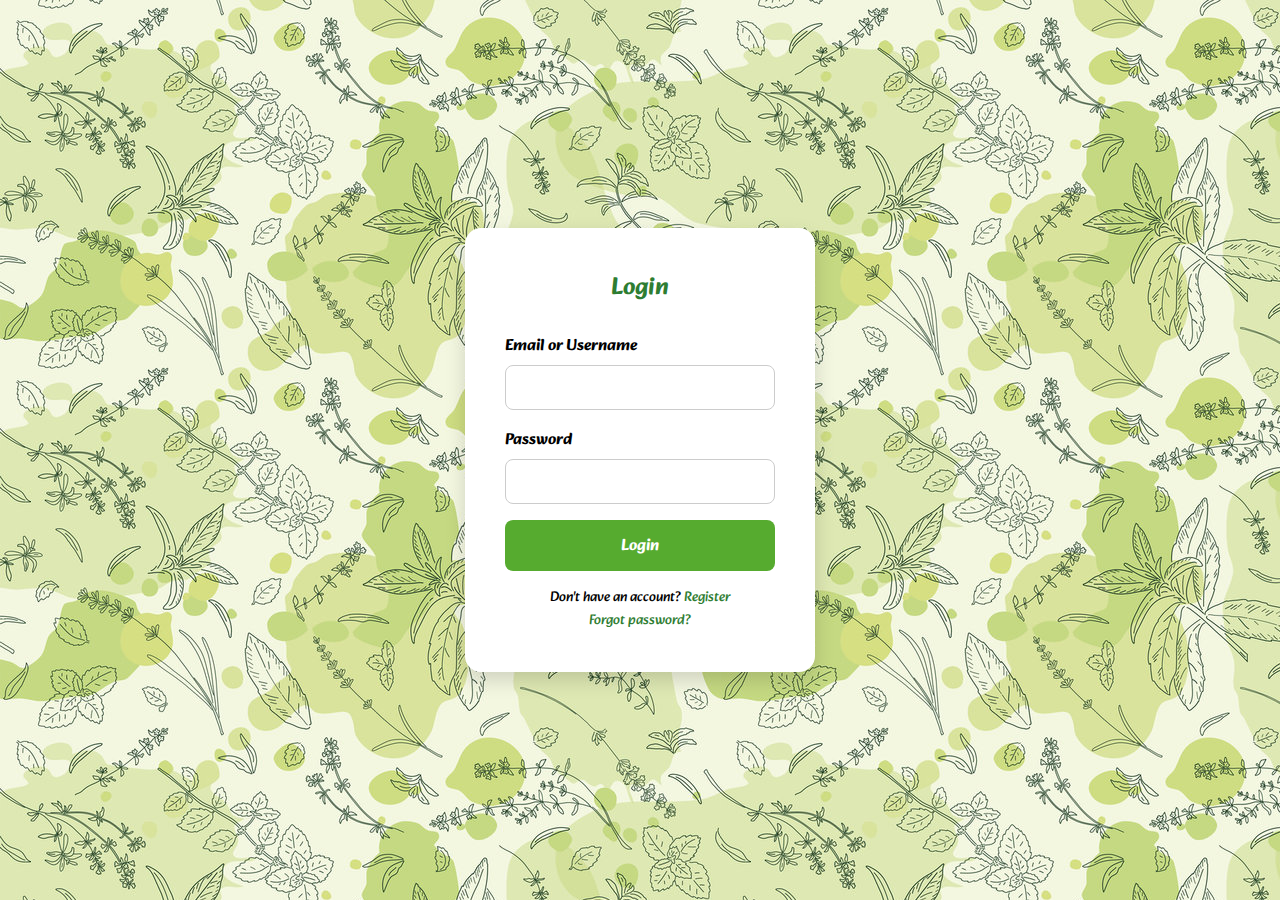
<file: login.html>
<!DOCTYPE html>
<html lang="en">

<head>
  <meta charset="UTF-8" />
  <meta name="viewport" content="width=device-width, initial-scale=1.0" />
  <title>Login | Virtual Herbal Garden</title>
  <link href="https://fonts.googleapis.com/css2?family=Alkatra&display=swap" rel="stylesheet">
  <style>
    * {
      margin: 0;
      padding: 0;
      font-family: 'Alkatra', cursive;
      box-sizing: border-box;
    }

    body {
        background: url(/media/background1.jpg);
      /*background: linear-gradient(120deg, #a8e063, #56ab2f);*/
      display: flex;
      align-items: center;
      justify-content: center;
      height: 100vh;
    }

    .login-container {
      background-color: white;
      padding: 40px;
      border-radius: 16px;
      box-shadow: 0 8px 20px rgba(0, 0, 0, 0.15);
      width: 350px;
    }

    .login-container h2 {
      text-align: center;
      margin-bottom: 24px;
      color: #2e7d32;
    }

    .form-group {
      margin-bottom: 16px;
    }

    .form-group label {
      display: block;
      margin-bottom: 6px;
      font-weight: bold;
    }

    .form-group input {
      width: 100%;
      padding: 10px;
      border-radius: 8px;
      border: 1px solid #ccc;
      outline: none;
      font-size: 14px;
    }

    .form-group input:focus {
      border-color: #56ab2f;
    }

    .login-btn {
      width: 100%;
      padding: 12px;
      border: none;
      background-color: #56ab2f;
      color: white;
      font-weight: bold;
      font-size: 16px;
      border-radius: 8px;
      cursor: pointer;
      transition: background 0.3s ease;
    }

    .login-btn:hover {
      background-color: #489227;
    }

    .extra-links {
      text-align: center;
      margin-top: 15px;
      font-size: 14px;
    }

    .extra-links a {
      color: #2e7d32;
      text-decoration: none;
    }

    .extra-links a:hover {
      text-decoration: underline;
    }
  </style>
</head>

<body>
  <div class="login-container">
    <h2>Login</h2>
    <form>
      <div class="form-group">
        <label for="email">Email or Username</label>
        <input type="text" id="email" name="email" required />
      </div>

      <div class="form-group">
        <label for="password">Password</label>
        <input type="password" id="password" name="password" required />
      </div>

      <button type="submit" class="login-btn">Login</button>

      <div class="extra-links">
        <p>Don't have an account? <a href="#">Register</a></p>
        <p><a href="#">Forgot password?</a></p>
      </div>
    </form>
  </div>
</body>

</html>
</file>
